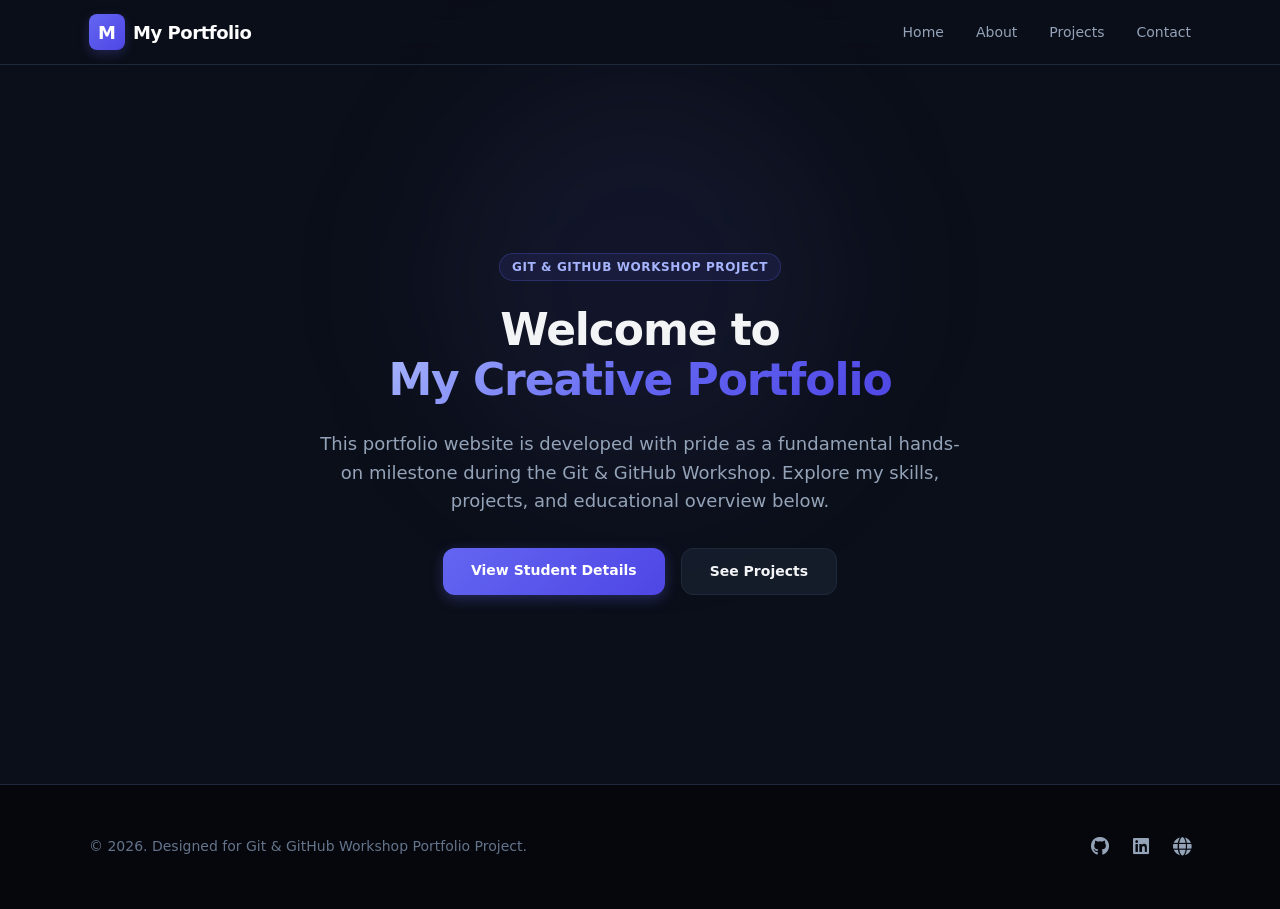
<file: index.html>
<!DOCTYPE html>
<html lang="en">
<head>
    <meta charset="UTF-8">
    <meta name="viewport" content="width=device-width, initial-scale=1.0">
    <title>Home | My Portfolio</title>
    <!-- Linking the custom CSS file -->
    <link rel="stylesheet" href="style.css">
    <!-- FontAwesome Icons for visual flair -->
    <link rel="stylesheet" href="https://cdnjs.cloudflare.com/ajax/libs/font-awesome/6.4.0/css/all.min.css">
</head>
<body>

    <!-- Header / Navigation Bar -->
    <header class="navbar">
        <div class="nav-container">
            <!-- Brand Logo -->
            <a href="index.html" class="logo-group">
                <div class="logo-box">M</div>
                <span class="logo-text">My Portfolio</span>
            </a>

            <!-- Desktop Menu -->
            <nav class="desktop-nav">
                <a href="index.html" class="nav-link active-link">Home</a>
                <a href="about.html" class="nav-link">About</a>
                <a href="projects.html" class="nav-link">Projects</a>
                <a href="contact.html" class="nav-link">Contact</a>
            </nav>

            <!-- Mobile Menu Toggle Button -->
            <button id="menu-btn" class="menu-toggle" aria-label="Toggle Menu">
                <i class="fa-solid fa-bars" id="menu-icon"></i>
            </button>
        </div>

        <!-- Mobile Drawer Navigation -->
        <div id="mobile-menu" class="mobile-nav hidden">
            <a href="index.html" class="mobile-nav-link">Home</a>
            <a href="about.html" class="mobile-nav-link">About</a>
            <a href="projects.html" class="mobile-nav-link">Projects</a>
            <a href="contact.html" class="mobile-nav-link">Contact</a>
        </div>
    </header>

    <!-- Main Content -->
    <main class="main-content">

        <!-- Hero Section (Home) -->
        <section id="home" class="hero-section">
            <div class="glow-effect"></div>
            <div class="hero-container">
                <span class="badge">Git & GitHub Workshop Project</span>
                <h1 class="hero-title">
                    Welcome to <br class="mobile-break" />
                    <span class="gradient-text">My Creative Portfolio</span>
                </h1>
                <p class="hero-desc">
                    This portfolio website is developed with pride as a fundamental hands-on milestone during the Git & GitHub Workshop. Explore my skills, projects, and educational overview below.
                </p>
                <div class="hero-actions">
                    <a href="about.html" class="btn btn-primary">View Student Details</a>
                    <a href="projects.html" class="btn btn-secondary">See Projects</a>
                </div>
            </div>
        </section>

    </main>

    <!-- Footer -->
    <footer class="footer">
        <div class="footer-container">
            <p class="copyright">&copy; 2026. Designed for Git & GitHub Workshop Portfolio Project.</p>
            <div class="social-links">
                <a href="https://github.com" target="_blank" rel="noopener noreferrer" class="social-icon" aria-label="GitHub"><i class="fa-brands fa-github"></i></a>
                <a href="https://linkedin.com" target="_blank" rel="noopener noreferrer" class="social-icon" aria-label="LinkedIn"><i class="fa-brands fa-linkedin"></i></a>
                <a href="https://google.com" target="_blank" rel="noopener noreferrer" class="social-icon" aria-label="Website"><i class="fa-solid fa-globe"></i></a>
            </div>
        </div>
    </footer>

    <!-- Interactive script logic -->
    <script>
        // Toggle Mobile Menu Open & Close
        const menuBtn = document.getElementById('menu-btn');
        const mobileMenu = document.getElementById('mobile-menu');
        const menuIcon = document.getElementById('menu-icon');

        menuBtn.addEventListener('click', () => {
            mobileMenu.classList.toggle('hidden');
            if (mobileMenu.classList.contains('hidden')) {
                menuIcon.className = 'fa-solid fa-bars';
            } else {
                menuIcon.className = 'fa-solid fa-xmark';
            }
        });
    </script>
</body>
</html>
</file>
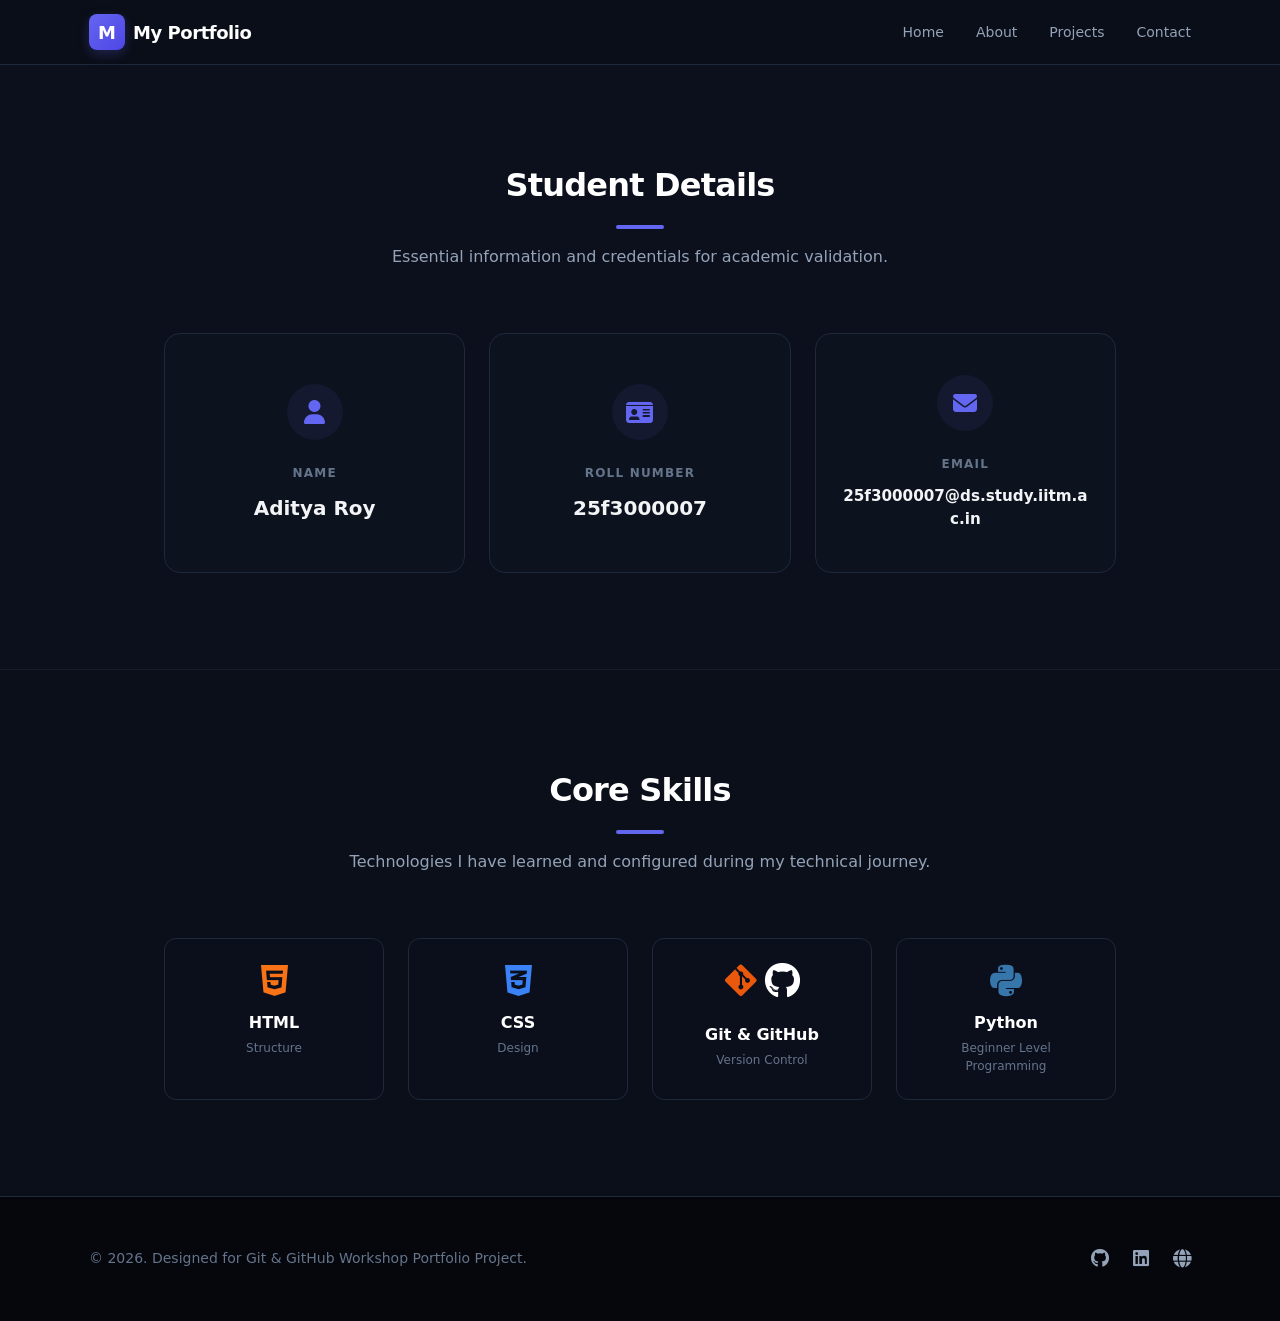
<file: about.html>
<!DOCTYPE html>
<html lang="en">
<head>
    <meta charset="UTF-8">
    <meta name="viewport" content="width=device-width, initial-scale=1.0">
    <title>About Me | My Portfolio</title>
    <!-- Linking the custom CSS file -->
    <link rel="stylesheet" href="style.css">
    <!-- FontAwesome Icons for visual flair -->
    <link rel="stylesheet" href="https://cdnjs.cloudflare.com/ajax/libs/font-awesome/6.4.0/css/all.min.css">
</head>
<body>

    <!-- Header / Navigation Bar -->
    <header class="navbar">
        <div class="nav-container">
            <!-- Brand Logo -->
            <a href="index.html" class="logo-group">
                <div class="logo-box">M</div>
                <span class="logo-text">My Portfolio</span>
            </a>

            <!-- Desktop Menu -->
            <nav class="desktop-nav">
                <a href="index.html" class="nav-link">Home</a>
                <a href="about.html" class="nav-link active-link">About</a>
                <a href="projects.html" class="nav-link">Projects</a>
                <a href="contact.html" class="nav-link">Contact</a>
            </nav>

            <!-- Mobile Menu Toggle Button -->
            <button id="menu-btn" class="menu-toggle" aria-label="Toggle Menu">
                <i class="fa-solid fa-bars" id="menu-icon"></i>
            </button>
        </div>

        <!-- Mobile Drawer Navigation -->
        <div id="mobile-menu" class="mobile-nav hidden">
            <a href="index.html" class="mobile-nav-link">Home</a>
            <a href="about.html" class="mobile-nav-link">About</a>
            <a href="projects.html" class="mobile-nav-link">Projects</a>
            <a href="contact.html" class="mobile-nav-link">Contact</a>
        </div>
    </header>

    <!-- Main Content -->
    <main class="main-content">

        <!-- Student Details Section (About) -->
        <section id="about" class="about-section">
            <div class="section-container">
                <div class="section-header">
                    <h2 class="section-title">Student Details</h2>
                    <div class="divider"></div>
                    <p class="section-desc">Essential information and credentials for academic validation.</p>
                </div>

                <div class="cards-grid">
                    <!-- Name Card -->
                    <div class="card">
                        <div class="card-icon">
                            <i class="fa-solid fa-user"></i>
                        </div>
                        <h3 class="card-label">Name</h3>
                        <p class="card-value">Aditya Roy</p>
                    </div>

                    <!-- Roll Number Card -->
                    <div class="card">
                        <div class="card-icon">
                            <i class="fa-solid fa-id-card"></i>
                        </div>
                        <h3 class="card-label">Roll Number</h3>
                        <p class="card-value">25f3000007</p>
                    </div>

                    <!-- Email Card -->
                    <div class="card">
                        <div class="card-icon">
                            <i class="fa-solid fa-envelope"></i>
                        </div>
                        <h3 class="card-label">Email</h3>
                        <p class="card-value email-value">25f3000007@ds.study.iitm.ac.in</p>
                    </div>
                </div>
            </div>
        </section>

        <!-- Skills Section -->
        <section id="skills" class="skills-section" style="border-top: 1px solid rgba(30, 41, 59, 0.5); background-color: rgba(13, 19, 33, 0.2);">
            <div class="section-container">
                <div class="section-header">
                    <h2 class="section-title">Core Skills</h2>
                    <div class="divider"></div>
                    <p class="section-desc">Technologies I have learned and configured during my technical journey.</p>
                </div>

                <div class="skills-grid">
                    <div class="skill-pill">
                        <i class="fa-brands fa-html5 skill-icon HTML"></i>
                        <h4 class="skill-name">HTML</h4>
                        <span class="skill-tag">Structure</span>
                    </div>
                    <div class="skill-pill">
                        <i class="fa-brands fa-css3-alt skill-icon CSS"></i>
                        <h4 class="skill-name">CSS</h4>
                        <span class="skill-tag">Design</span>
                    </div>
                    <div class="skill-pill">
                        <div class="git-icons-group">
                            <i class="fa-brands fa-git-alt skill-icon Git"></i>
                            <i class="fa-brands fa-github skill-icon GitHub"></i>
                        </div>
                        <h4 class="skill-name">Git & GitHub</h4>
                        <span class="skill-tag">Version Control</span>
                    </div>
                    <div class="skill-pill">
                        <i class="fa-brands fa-python skill-icon Python"></i>
                        <h4 class="skill-name">Python</h4>
                        <span class="skill-tag">Beginner Level Programming</span>
                    </div>
                </div>
            </div>
        </section>

    </main>

    <!-- Footer -->
    <footer class="footer">
        <div class="footer-container">
            <p class="copyright">&copy; 2026. Designed for Git & GitHub Workshop Portfolio Project.</p>
            <div class="social-links">
                <a href="https://github.com" target="_blank" rel="noopener noreferrer" class="social-icon" aria-label="GitHub"><i class="fa-brands fa-github"></i></a>
                <a href="https://linkedin.com" target="_blank" rel="noopener noreferrer" class="social-icon" aria-label="LinkedIn"><i class="fa-brands fa-linkedin"></i></a>
                <a href="https://google.com" target="_blank" rel="noopener noreferrer" class="social-icon" aria-label="Website"><i class="fa-solid fa-globe"></i></a>
            </div>
        </div>
    </footer>

    <!-- Interactive script logic -->
    <script>
        // Toggle Mobile Menu Open & Close
        const menuBtn = document.getElementById('menu-btn');
        const mobileMenu = document.getElementById('mobile-menu');
        const menuIcon = document.getElementById('menu-icon');

        menuBtn.addEventListener('click', () => {
            mobileMenu.classList.toggle('hidden');
            if (mobileMenu.classList.contains('hidden')) {
                menuIcon.className = 'fa-solid fa-bars';
            } else {
                menuIcon.className = 'fa-solid fa-xmark';
            }
        });
    </script>
</body>
</html>
</file>
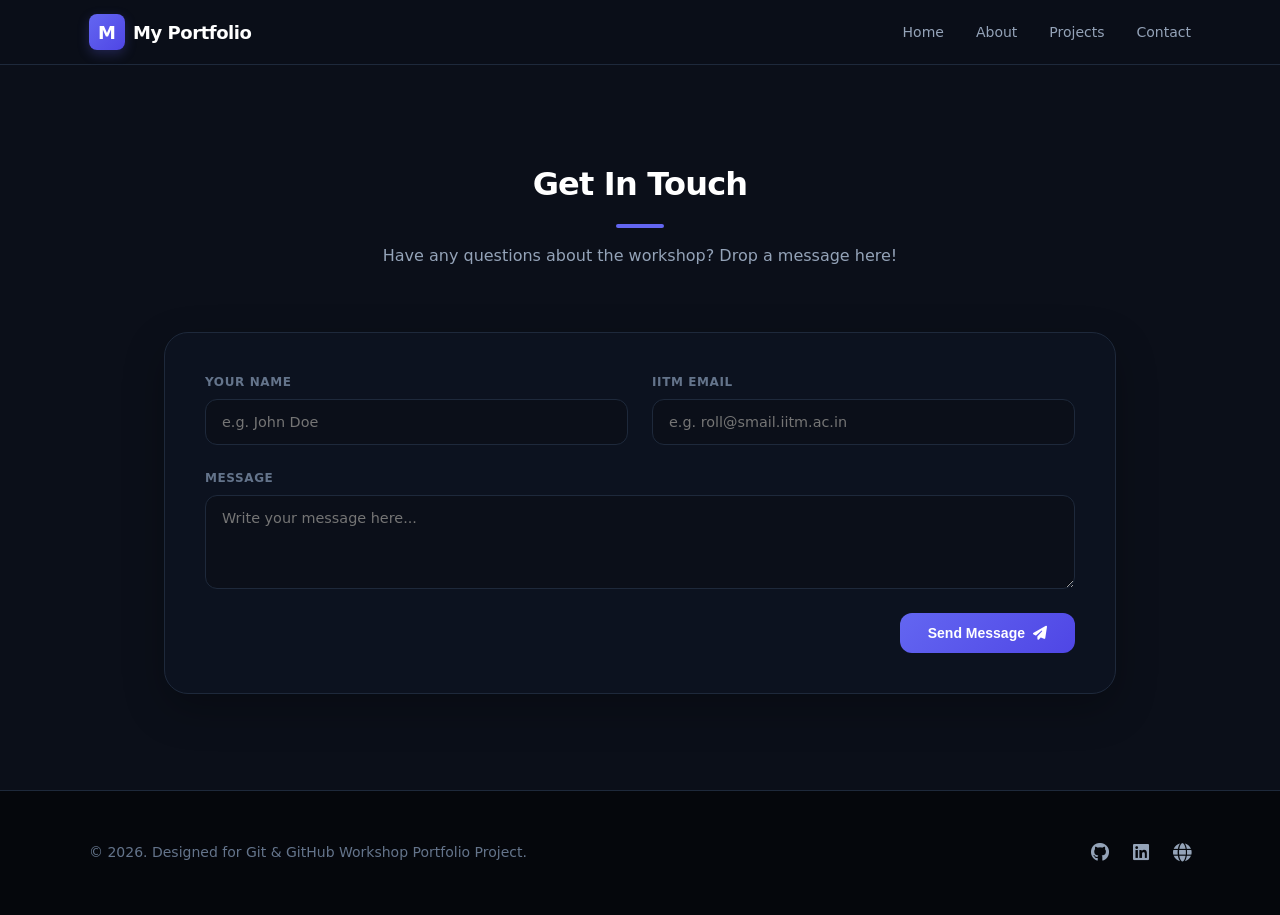
<file: contack.html>
<!DOCTYPE html>
<html lang="en">
<head>
    <meta charset="UTF-8">
    <meta name="viewport" content="width=device-width, initial-scale=1.0">
    <title>Contact Me | My Portfolio</title>
    <!-- Linking the custom CSS file -->
    <link rel="stylesheet" href="style.css">
    <!-- FontAwesome Icons for visual flair -->
    <link rel="stylesheet" href="https://cdnjs.cloudflare.com/ajax/libs/font-awesome/6.4.0/css/all.min.css">
</head>
<body>

    <!-- Header / Navigation Bar -->
    <header class="navbar">
        <div class="nav-container">
            <!-- Brand Logo -->
            <a href="index.html" class="logo-group">
                <div class="logo-box">M</div>
                <span class="logo-text">My Portfolio</span>
            </a>

            <!-- Desktop Menu -->
            <nav class="desktop-nav">
                <a href="index.html" class="nav-link">Home</a>
                <a href="about.html" class="nav-link">About</a>
                <a href="projects.html" class="nav-link">Projects</a>
                <a href="contact.html" class="nav-link active-link">Contact</a>
            </nav>

            <!-- Mobile Menu Toggle Button -->
            <button id="menu-btn" class="menu-toggle" aria-label="Toggle Menu">
                <i class="fa-solid fa-bars" id="menu-icon"></i>
            </button>
        </div>

        <!-- Mobile Drawer Navigation -->
        <div id="mobile-menu" class="mobile-nav hidden">
            <a href="index.html" class="mobile-nav-link">Home</a>
            <a href="about.html" class="mobile-nav-link">About</a>
            <a href="projects.html" class="mobile-nav-link">Projects</a>
            <a href="contact.html" class="mobile-nav-link">Contact</a>
        </div>
    </header>

    <!-- Main Content -->
    <main class="main-content">

        <!-- Contact Section -->
        <section id="contact" class="contact-section">
            <div class="section-container">
                <div class="section-header">
                    <h2 class="section-title">Get In Touch</h2>
                    <div class="divider"></div>
                    <p class="section-desc">Have any questions about the workshop? Drop a message here!</p>
                </div>

                <div class="contact-card">
                    <!-- Custom Alerts for Submission -->
                    <div id="alert-box" class="alert hidden"></div>

                    <form id="contact-form" onsubmit="handleContactSubmit(event)" class="contact-form">
                        <div class="form-row">
                            <div class="form-group">
                                <label for="form-name" class="form-label">Your Name</label>
                                <input type="text" id="form-name" required class="form-input" placeholder="e.g. John Doe">
                            </div>
                            <div class="form-group">
                                <label for="form-email" class="form-label">IITM Email</label>
                                <input type="email" id="form-email" required class="form-input" placeholder="e.g. roll@smail.iitm.ac.in">
                            </div>
                        </div>
                        <div class="form-group">
                            <label for="form-msg" class="form-label">Message</label>
                            <textarea id="form-msg" rows="4" required class="form-textarea" placeholder="Write your message here..."></textarea>
                        </div>
                        <div class="form-actions">
                            <button type="submit" class="btn btn-submit">
                                Send Message <i class="fa-solid fa-paper-plane"></i>
                            </button>
                        </div>
                    </form>
                </div>
            </div>
        </section>

    </main>

    <!-- Footer -->
    <footer class="footer">
        <div class="footer-container">
            <p class="copyright">&copy; 2026. Designed for Git & GitHub Workshop Portfolio Project.</p>
            <div class="social-links">
                <a href="https://github.com" target="_blank" rel="noopener noreferrer" class="social-icon" aria-label="GitHub"><i class="fa-brands fa-github"></i></a>
                <a href="https://linkedin.com" target="_blank" rel="noopener noreferrer" class="social-icon" aria-label="LinkedIn"><i class="fa-brands fa-linkedin"></i></a>
                <a href="https://google.com" target="_blank" rel="noopener noreferrer" class="social-icon" aria-label="Website"><i class="fa-solid fa-globe"></i></a>
            </div>
        </div>
    </footer>

    <!-- Interactive script logic -->
    <script>
        // Toggle Mobile Menu Open & Close
        const menuBtn = document.getElementById('menu-btn');
        const mobileMenu = document.getElementById('mobile-menu');
        const menuIcon = document.getElementById('menu-icon');

        menuBtn.addEventListener('click', () => {
            mobileMenu.classList.toggle('hidden');
            if (mobileMenu.classList.contains('hidden')) {
                menuIcon.className = 'fa-solid fa-bars';
            } else {
                menuIcon.className = 'fa-solid fa-xmark';
            }
        });

        // Safe mock Form submission
        function handleContactSubmit(event) {
            event.preventDefault();
            const alertBox = document.getElementById('alert-box');
            const name = document.getElementById('form-name').value;

            // Make custom notification box visible
            alertBox.classList.remove('hidden');
            alertBox.innerHTML = `🌟 Thank you, <strong>${name}</strong>! Your message was submitted successfully.`;
            
            // Auto reset form fields
            document.getElementById('contact-form').reset();

            // Clear after 6 seconds
            setTimeout(() => {
                alertBox.classList.add('hidden');
            }, 6000);
        }
    </script>
</body>
</html>
</file>
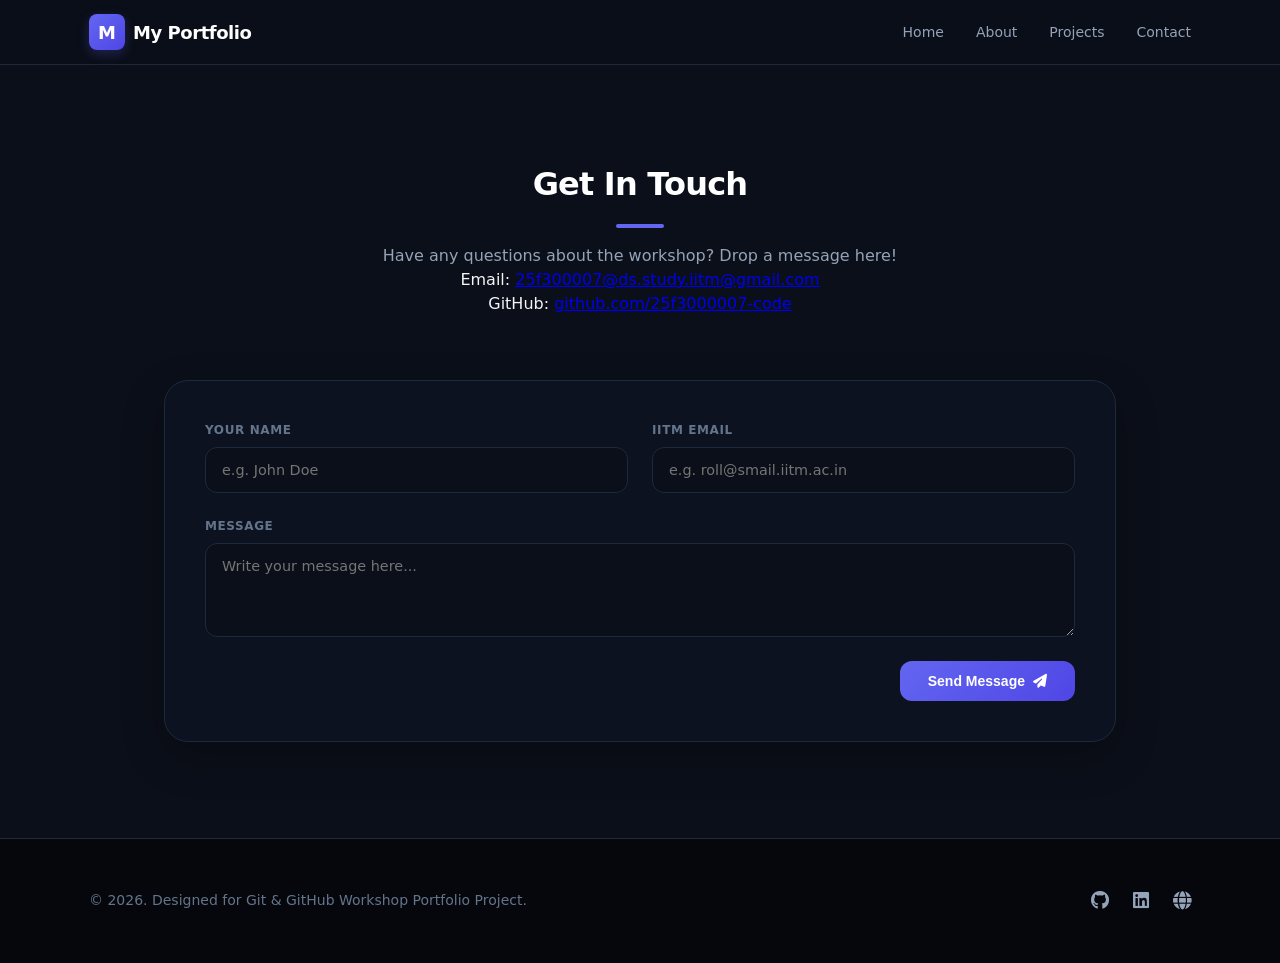
<file: contact.html>
<!DOCTYPE html>
<html lang="en">
<head>
    <meta charset="UTF-8">
    <meta name="viewport" content="width=device-width, initial-scale=1.0">
    <title>Contact Me | My Portfolio</title>
    <!-- Linking the custom CSS file -->
    <link rel="stylesheet" href="style.css">
    <!-- FontAwesome Icons for visual flair -->
    <link rel="stylesheet" href="https://cdnjs.cloudflare.com/ajax/libs/font-awesome/6.4.0/css/all.min.css">
</head>
<body>

    <!-- Header / Navigation Bar -->
    <header class="navbar">
        <div class="nav-container">
            <!-- Brand Logo -->
            <a href="index.html" class="logo-group">
                <div class="logo-box">M</div>
                <span class="logo-text">My Portfolio</span>
            </a>

            <!-- Desktop Menu -->
            <nav class="desktop-nav">
                <a href="index.html" class="nav-link">Home</a>
                <a href="about.html" class="nav-link">About</a>
                <a href="projects.html" class="nav-link">Projects</a>
                <a href="contact.html" class="nav-link active-link">Contact</a>
            </nav>

            <!-- Mobile Menu Toggle Button -->
            <button id="menu-btn" class="menu-toggle" aria-label="Toggle Menu">
                <i class="fa-solid fa-bars" id="menu-icon"></i>
            </button>
        </div>

        <!-- Mobile Drawer Navigation -->
        <div id="mobile-menu" class="mobile-nav hidden">
            <a href="index.html" class="mobile-nav-link">Home</a>
            <a href="about.html" class="mobile-nav-link">About</a>
            <a href="projects.html" class="mobile-nav-link">Projects</a>
            <a href="contact.html" class="mobile-nav-link">Contact</a>
        </div>
    </header>

    <!-- Main Content -->
    <main class="main-content">

        <!-- Contact Section -->
        <section id="contact" class="contact-section">
            <div class="section-container">
                <div class="section-header">
                    <h2 class="section-title">Get In Touch</h2>
                    <div class="divider"></div>
                    <p class="section-desc">Have any questions about the workshop? Drop a message here!</p>
                    <div class="contact-info">
                        <p>Email: <a href="mailto:25f300007@ds.study.iitm@gmail.com">25f300007@ds.study.iitm@gmail.com</a></p>
                        <p>GitHub: <a href="https://github.com/25f3000007-code" target="_blank" rel="noopener noreferrer">github.com/25f3000007-code</a></p>
                    </div>
                </div>

                <div class="contact-card">
                    <!-- Custom Alerts for Submission -->
                    <div id="alert-box" class="alert hidden"></div>

                    <form id="contact-form" onsubmit="handleContactSubmit(event)" class="contact-form">
                        <div class="form-row">
                            <div class="form-group">
                                <label for="form-name" class="form-label">Your Name</label>
                                <input type="text" id="form-name" required class="form-input" placeholder="e.g. John Doe">
                            </div>
                            <div class="form-group">
                                <label for="form-email" class="form-label">IITM Email</label>
                                <input type="email" id="form-email" required class="form-input" placeholder="e.g. roll@smail.iitm.ac.in">
                            </div>
                        </div>
                        <div class="form-group">
                            <label for="form-msg" class="form-label">Message</label>
                            <textarea id="form-msg" rows="4" required class="form-textarea" placeholder="Write your message here..."></textarea>
                        </div>
                        <div class="form-actions">
                            <button type="submit" class="btn btn-submit">
                                Send Message <i class="fa-solid fa-paper-plane"></i>
                            </button>
                        </div>
                    </form>
                </div>
            </div>
        </section>

    </main>

    <!-- Footer -->
    <footer class="footer">
        <div class="footer-container">
            <p class="copyright">&copy; 2026. Designed for Git & GitHub Workshop Portfolio Project.</p>
            <div class="social-links">
                <a href="https://github.com/25f3000007-code" target="_blank" rel="noopener noreferrer" class="social-icon" aria-label="GitHub"><i class="fa-brands fa-github"></i></a>
                <a href="https://linkedin.com" target="_blank" rel="noopener noreferrer" class="social-icon" aria-label="LinkedIn"><i class="fa-brands fa-linkedin"></i></a>
                <a href="https://google.com" target="_blank" rel="noopener noreferrer" class="social-icon" aria-label="Website"><i class="fa-solid fa-globe"></i></a>
            </div>
        </div>
    </footer>

    <!-- Interactive script logic -->
    <script>
        // Toggle Mobile Menu Open & Close
        const menuBtn = document.getElementById('menu-btn');
        const mobileMenu = document.getElementById('mobile-menu');
        const menuIcon = document.getElementById('menu-icon');

        menuBtn.addEventListener('click', () => {
            mobileMenu.classList.toggle('hidden');
            if (mobileMenu.classList.contains('hidden')) {
                menuIcon.className = 'fa-solid fa-bars';
            } else {
                menuIcon.className = 'fa-solid fa-xmark';
            }
        });

        // Safe mock Form submission
        function handleContactSubmit(event) {
            event.preventDefault();
            const alertBox = document.getElementById('alert-box');
            const name = document.getElementById('form-name').value;

            // Make custom notification box visible
            alertBox.classList.remove('hidden');
            alertBox.innerHTML = `🌟 Thank you, <strong>${name}</strong>! Your message was submitted successfully.`;
            
            // Auto reset form fields
            document.getElementById('contact-form').reset();

            // Clear after 6 seconds
            setTimeout(() => {
                alertBox.classList.add('hidden');
            }, 6000);
        }
    </script>
</body>
</html>
</file>
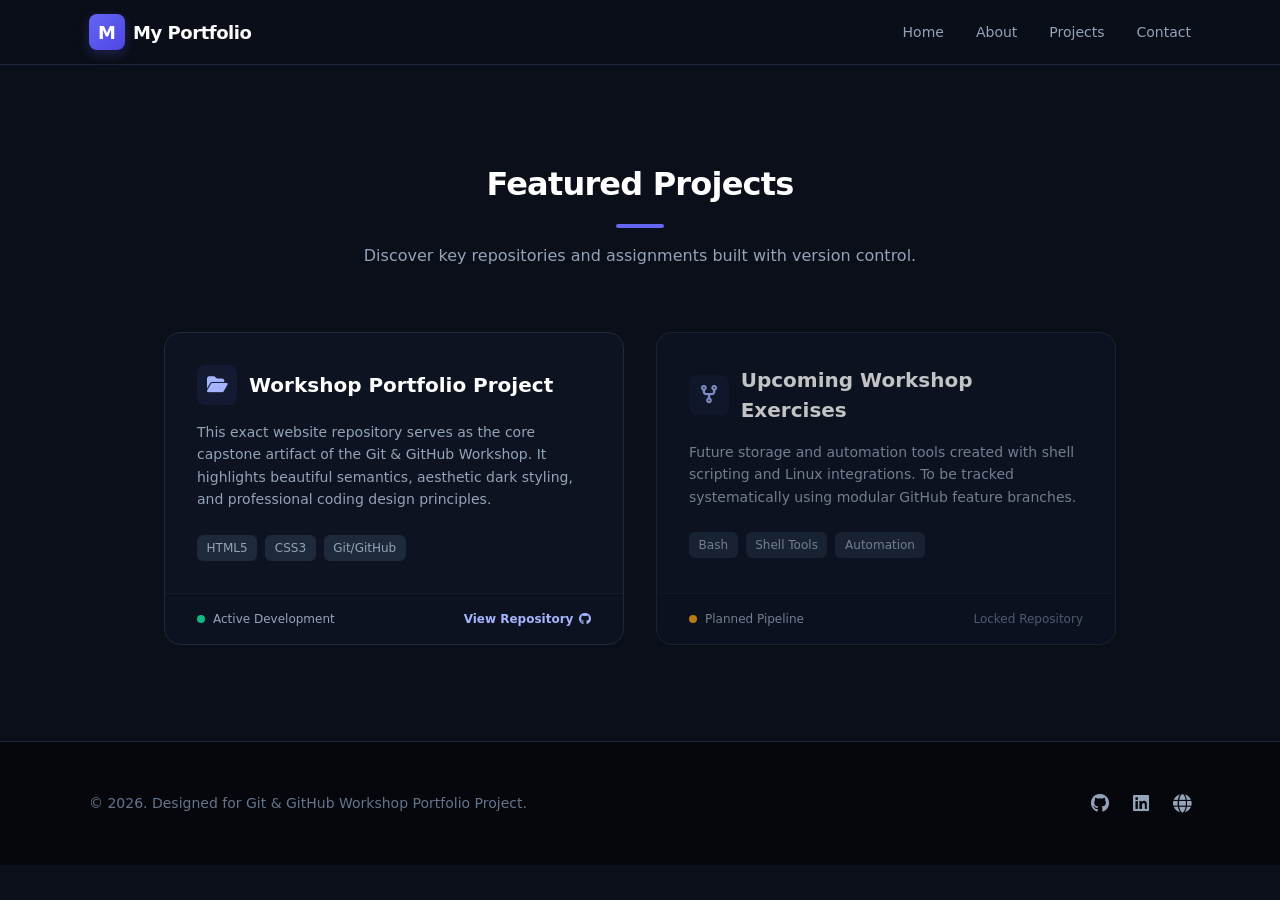
<file: projects.html>
<!DOCTYPE html>
<html lang="en">
<head>
    <meta charset="UTF-8">
    <meta name="viewport" content="width=device-width, initial-scale=1.0">
    <title>My Projects | My Portfolio</title>
    <!-- Linking the custom CSS file -->
    <link rel="stylesheet" href="style.css">
    <!-- FontAwesome Icons for visual flair -->
    <link rel="stylesheet" href="https://cdnjs.cloudflare.com/ajax/libs/font-awesome/6.4.0/css/all.min.css">
</head>
<body>

    <!-- Header / Navigation Bar -->
    <header class="navbar">
        <div class="nav-container">
            <!-- Brand Logo -->
            <a href="index.html" class="logo-group">
                <div class="logo-box">M</div>
                <span class="logo-text">My Portfolio</span>
            </a>

            <!-- Desktop Menu -->
            <nav class="desktop-nav">
                <a href="index.html" class="nav-link">Home</a>
                <a href="about.html" class="nav-link">About</a>
                <a href="projects.html" class="nav-link active-link">Projects</a>
                <a href="contact.html" class="nav-link">Contact</a>
            </nav>

            <!-- Mobile Menu Toggle Button -->
            <button id="menu-btn" class="menu-toggle" aria-label="Toggle Menu">
                <i class="fa-solid fa-bars" id="menu-icon"></i>
            </button>
        </div>

        <!-- Mobile Drawer Navigation -->
        <div id="mobile-menu" class="mobile-nav hidden">
            <a href="index.html" class="mobile-nav-link">Home</a>
            <a href="about.html" class="mobile-nav-link">About</a>
            <a href="projects.html" class="mobile-nav-link">Projects</a>
            <a href="contact.html" class="mobile-nav-link">Contact</a>
        </div>
    </header>

    <!-- Main Content -->
    <main class="main-content">

        <!-- Projects Section -->
        <section id="projects" class="projects-section" style="border-top: none; background: none;">
            <div class="section-container">
                <div class="section-header">
                    <h2 class="section-title">Featured Projects</h2>
                    <div class="divider"></div>
                    <p class="section-desc">Discover key repositories and assignments built with version control.</p>
                </div>

                <div class="projects-grid">
                    <!-- Project Card -->
                    <div class="project-card">
                        <div class="project-body">
                            <div class="project-title-area">
                                <span class="project-icon">
                                    <i class="fa-solid fa-folder-open"></i>
                                </span>
                                <h3 class="project-title">Workshop Portfolio Project</h3>
                            </div>
                            <p class="project-desc">
                                This exact website repository serves as the core capstone artifact of the Git & GitHub Workshop. It highlights beautiful semantics, aesthetic dark styling, and professional coding design principles.
                            </p>
                            <div class="tags-group">
                                <span class="tag">HTML5</span>
                                <span class="tag">CSS3</span>
                                <span class="tag">Git/GitHub</span>
                            </div>
                        </div>
                        <div class="project-footer">
                            <span class="status-indicator">
                                <span class="dot active"></span> Active Development
                            </span>
                            <a href="https://github.com" target="_blank" rel="noopener noreferrer" class="repo-link">
                                View Repository <i class="fa-brands fa-github"></i>
                            </a>
                        </div>
                    </div>

                    <!-- Mock Future Project Card -->
                    <div class="project-card planned">
                        <div class="project-body">
                            <div class="project-title-area">
                                <span class="project-icon">
                                    <i class="fa-solid fa-code-fork"></i>
                                </span>
                                <h3 class="project-title">Upcoming Workshop Exercises</h3>
                            </div>
                            <p class="project-desc">
                                Future storage and automation tools created with shell scripting and Linux integrations. To be tracked systematically using modular GitHub feature branches.
                            </p>
                            <div class="tags-group">
                                <span class="tag">Bash</span>
                                <span class="tag">Shell Tools</span>
                                <span class="tag">Automation</span>
                            </div>
                        </div>
                        <div class="project-footer">
                            <span class="status-indicator">
                                <span class="dot planned-dot"></span> Planned Pipeline
                            </span>
                            <span class="repo-status">Locked Repository</span>
                        </div>
                    </div>
                </div>
            </div>
        </section>

    </main>

    <!-- Footer -->
    <footer class="footer">
        <div class="footer-container">
            <p class="copyright">&copy; 2026. Designed for Git & GitHub Workshop Portfolio Project.</p>
            <div class="social-links">
                <a href="https://github.com" target="_blank" rel="noopener noreferrer" class="social-icon" aria-label="GitHub"><i class="fa-brands fa-github"></i></a>
                <a href="https://linkedin.com" target="_blank" rel="noopener noreferrer" class="social-icon" aria-label="LinkedIn"><i class="fa-brands fa-linkedin"></i></a>
                <a href="https://google.com" target="_blank" rel="noopener noreferrer" class="social-icon" aria-label="Website"><i class="fa-solid fa-globe"></i></a>
            </div>
        </div>
    </footer>

    <!-- Interactive script logic -->
    <script>
        // Toggle Mobile Menu Open & Close
        const menuBtn = document.getElementById('menu-btn');
        const mobileMenu = document.getElementById('mobile-menu');
        const menuIcon = document.getElementById('menu-icon');

        menuBtn.addEventListener('click', () => {
            mobileMenu.classList.toggle('hidden');
            if (mobileMenu.classList.contains('hidden')) {
                menuIcon.className = 'fa-solid fa-bars';
            } else {
                menuIcon.className = 'fa-solid fa-xmark';
            }
        });
    </script>
</body>
</html>
</file>
<file: style.css>
/* --- Root Variables & Base Styling --- */
:root {
    --bg-dark: #0b0f19;
    --bg-card: #0d1321;
    --border-color: #1e293b;
    --text-primary: #f3f4f6;
    --text-secondary: #94a3b8;
    --text-muted: #64748b;
    --brand-primary: #6366f1;
    --brand-dark: #4f46e5;
    --brand-glow: rgba(99, 102, 241, 0.15);
}

* {
    box-sizing: border-box;
    margin: 0;
    padding: 0;
}

html {
    scroll-behavior: smooth;
}

body {
    font-family: 'Inter', system-ui, -apple-system, sans-serif;
    background-color: var(--bg-dark);
    color: var(--text-primary);
    min-width: 100vh;
    display: flex;
    flex-direction: column;
    justify-content: space-between;
    overflow-x: hidden;
    line-height: 1.5;
}

/* --- Layout Utility Classes --- */
.hidden {
    display: none !important;
}

/* --- Header / Navigation Bar Styling --- */
.navbar {
    position: fixed;
    top: 0;
    left: 0;
    right: 0;
    z-index: 50;
    background-color: rgba(11, 15, 25, 0.85);
    backdrop-filter: blur(12px);
    -webkit-backdrop-filter: blur(12px);
    border-bottom: 1px solid var(--border-color);
}

.nav-container {
    max-width: 1150px;
    margin: 0 auto;
    padding: 0 1.5rem;
    height: 4rem;
    display: flex;
    align-items: center;
    justify-content: space-between;
}

.logo-group {
    display: flex;
    align-items: center;
    gap: 0.5rem;
    text-decoration: none;
    transition: transform 0.2s;
}

.logo-group:hover {
    transform: scale(1.02);
}

.logo-box {
    height: 2.25rem;
    width: 2.25rem;
    border-radius: 0.5rem;
    background: linear-gradient(135deg, var(--brand-primary), var(--brand-dark));
    display: flex;
    align-items: center;
    justify-content: center;
    color: #ffffff;
    font-weight: 700;
    font-size: 1.125rem;
    box-shadow: 0 4px 12px rgba(99, 102, 241, 0.25);
}

.logo-text {
    font-size: 1.125rem;
    font-weight: 700;
    color: #ffffff;
    letter-spacing: -0.025em;
}

.desktop-nav {
    display: flex;
    gap: 2rem;
}

.nav-link {
    text-decoration: none;
    font-size: 0.875rem;
    font-weight: 500;
    color: var(--text-secondary);
    transition: color 0.2s;
}

.nav-link:hover {
    color: #ffffff;
}

.menu-toggle {
    display: none;
    background: none;
    border: none;
    color: var(--text-secondary);
    font-size: 1.25rem;
    cursor: pointer;
    padding: 0.5rem;
    border-radius: 0.375rem;
    transition: background-color 0.2s, color 0.2s;
}

.menu-toggle:hover {
    background-color: var(--border-color);
    color: #ffffff;
}

/* Mobile Nav Dropdown */
.mobile-nav {
    background-color: #0d1321;
    border-bottom: 1px solid var(--border-color);
    padding: 1rem 1.5rem;
    display: flex;
    flex-direction: column;
    gap: 0.75rem;
}

.mobile-nav-link {
    text-decoration: none;
    font-size: 0.95rem;
    font-weight: 500;
    color: var(--text-secondary);
    padding: 0.5rem 0.75rem;
    border-radius: 0.5rem;
    transition: background-color 0.2s, color 0.2s;
}

.mobile-nav-link:hover {
    background-color: var(--border-color);
    color: #ffffff;
}

/* --- Main Sections Setup --- */
.main-content {
    flex-grow: 1;
    padding-top: 4rem;
}

.section-container {
    max-width: 1000px;
    margin: 0 auto;
    padding: 0 1.5rem;
}

.section-header {
    text-align: center;
    max-width: 600px;
    margin: 0 auto 4rem auto;
}

.section-title {
    font-size: 2rem;
    font-weight: 700;
    letter-spacing: -0.025em;
    color: #ffffff;
    margin-bottom: 1rem;
}

.divider {
    height: 4px;
    width: 3rem;
    background-color: var(--brand-primary);
    border-radius: 2px;
    margin: 0 auto;
}

.section-desc {
    margin-top: 1rem;
    color: var(--text-secondary);
    font-size: 1rem;
}

/* --- Hero Section (Home) --- */
.hero-section {
    position: relative;
    min-height: 80vh;
    display: flex;
    align-items: center;
    justify-content: center;
    padding: 3rem 1.5rem;
}

.glow-effect {
    position: absolute;
    top: 30%;
    left: 50%;
    transform: translate(-50%, -50%);
    width: 400px;
    height: 400px;
    background-color: rgba(99, 102, 241, 0.08);
    border-radius: 50%;
    filter: blur(80px);
    pointer-events: none;
}

.hero-container {
    max-width: 800px;
    text-align: center;
    z-index: 10;
}

.badge {
    display: inline-block;
    padding: 0.25rem 0.75rem;
    border-radius: 9999px;
    font-size: 0.75rem;
    font-weight: 600;
    background-color: rgba(99, 102, 241, 0.1);
    color: #a5b4fc;
    border: 1px solid rgba(99, 102, 241, 0.25);
    margin-bottom: 1.5rem;
    text-transform: uppercase;
    letter-spacing: 0.05em;
}

.hero-title {
    font-size: 2.75rem;
    font-weight: 800;
    line-height: 1.15;
    letter-spacing: -0.025em;
    margin-bottom: 1.5rem;
}

.gradient-text {
    background: linear-gradient(135deg, #a5b4fc 0%, #6366f1 50%, #4f46e5 100%);
    background-clip: text;
    -webkit-background-clip: text;
    -webkit-text-fill-color: transparent;
}

.hero-desc {
    font-size: 1.125rem;
    color: var(--text-secondary);
    max-width: 650px;
    margin: 0 auto 2rem auto;
    line-height: 1.6;
}

.hero-actions {
    display: flex;
    justify-content: center;
    gap: 1rem;
}

/* --- Buttons --- */
.btn {
    display: inline-block;
    padding: 0.75rem 1.75rem;
    border-radius: 0.75rem;
    font-size: 0.875rem;
    font-weight: 600;
    text-decoration: none;
    cursor: pointer;
    transition: all 0.25s ease;
}

.btn-primary {
    background: linear-gradient(135deg, var(--brand-primary), var(--brand-dark));
    color: #ffffff;
    box-shadow: 0 4px 14px rgba(99, 102, 241, 0.3);
}

.btn-primary:hover {
    transform: translateY(-2px);
    box-shadow: 0 6px 20px rgba(99, 102, 241, 0.4);
}

.btn-secondary {
    background-color: rgba(30, 41, 59, 0.5);
    border: 1px solid var(--border-color);
    color: var(--text-primary);
}

.btn-secondary:hover {
    background-color: rgba(30, 41, 59, 0.8);
    border-color: var(--text-muted);
}

/* --- Student Details (About Cards) --- */
.about-section {
    padding: 6rem 0;
    background-color: rgba(13, 19, 33, 0.4);
    border-top: 1px solid rgba(30, 41, 59, 0.5);
}

.cards-grid {
    display: grid;
    grid-template-columns: repeat(3, 1fr);
    gap: 1.5rem;
}

.card {
    background-color: rgba(13, 19, 33, 0.7);
    border: 1px solid var(--border-color);
    border-radius: 1rem;
    padding: 2rem 1.5rem;
    text-align: center;
    transition: transform 0.3s, border-color 0.3s;
    display: flex;
    flex-direction: column;
    justify-content: center;
    align-items: center;
    min-height: 240px;
}

.card:hover {
    transform: translateY(-4px);
    border-color: var(--brand-primary);
}

.card-icon {
    height: 3.5rem;
    width: 3.5rem;
    border-radius: 50%;
    background-color: rgba(99, 102, 241, 0.08);
    color: var(--brand-primary);
    display: flex;
    align-items: center;
    justify-content: center;
    font-size: 1.5rem;
    margin: 0 auto 1.5rem auto;
    transition: background-color 0.3s, color 0.3s;
}

.card:hover .card-icon {
    background-color: var(--brand-primary);
    color: #ffffff;
}

.card-label {
    font-size: 0.75rem;
    font-weight: 600;
    color: var(--text-muted);
    text-transform: uppercase;
    letter-spacing: 0.1em;
    margin-bottom: 0.75rem;
}

.card-value {
    font-size: 1.25rem;
    font-weight: 700;
    color: var(--text-primary);
    line-height: 1.4;
}

.email-value {
    font-size: 0.95rem;
    word-break: break-word;
    line-height: 1.5;
}

/* --- Skills Section --- */
.skills-section {
    padding: 6rem 0;
}

.skills-grid {
    display: grid;
    grid-template-columns: repeat(4, 1fr);
    gap: 1.5rem;
}

.skill-pill {
    background-color: rgba(13, 19, 33, 0.3);
    border: 1px solid var(--border-color);
    border-radius: 0.75rem;
    padding: 1.5rem;
    display: flex;
    flex-direction: column;
    align-items: center;
    text-align: center;
    transition: background-color 0.3s, border-color 0.3s;
}

.skill-pill:hover {
    background-color: rgba(13, 19, 33, 0.7);
    border-color: var(--text-muted);
}

.skill-icon {
    font-size: 2.25rem;
    margin-bottom: 0.75rem;
}

.git-icons-group {
    display: flex;
    gap: 0.5rem;
    margin-bottom: 0.75rem;
}

.HTML { color: #f97316; }
.CSS { color: #3b82f6; }
.Git { color: #ea580c; }
.GitHub { color: #ffffff; }
.Python { color: #3776ab; }

.skill-name {
    font-size: 1rem;
    font-weight: 600;
    color: #ffffff;
}

.skill-tag {
    font-size: 0.75rem;
    color: var(--text-muted);
    margin-top: 0.25rem;
}

/* --- Projects Section --- */
.projects-section {
    padding: 6rem 0;
    background-color: rgba(13, 19, 33, 0.4);
    border-top: 1px solid rgba(30, 41, 59, 0.5);
}

.projects-grid {
    display: grid;
    grid-template-columns: repeat(2, 1fr);
    gap: 2rem;
}

.project-card {
    background-color: var(--bg-card);
    border: 1px solid var(--border-color);
    border-radius: 1rem;
    display: flex;
    flex-direction: column;
    justify-content: space-between;
    overflow: hidden;
    transition: transform 0.3s, border-color 0.3s, box-shadow 0.3s;
}

.project-card:hover {
    border-color: rgba(99, 102, 241, 0.4);
    box-shadow: 0 10px 30px rgba(99, 102, 241, 0.05);
}

.project-body {
    padding: 2rem;
}

.project-title-area {
    display: flex;
    align-items: center;
    gap: 0.75rem;
    margin-bottom: 1rem;
}

.project-icon {
    height: 2.5rem;
    width: 2.5rem;
    border-radius: 0.5rem;
    background-color: rgba(99, 102, 241, 0.08);
    color: #a5b4fc;
    display: flex;
    align-items: center;
    justify-content: center;
    font-size: 1.15rem;
}

.project-title {
    font-size: 1.25rem;
    font-weight: 700;
    color: #ffffff;
    transition: color 0.2s;
}

.project-card:hover .project-title {
    color: var(--brand-primary);
}

.project-desc {
    font-size: 0.875rem;
    color: var(--text-secondary);
    line-height: 1.6;
    margin-bottom: 1.5rem;
}

.tags-group {
    display: flex;
    flex-wrap: wrap;
    gap: 0.5rem;
}

.tag {
    font-size: 0.75rem;
    background-color: #1e293b;
    color: var(--text-secondary);
    padding: 0.25rem 0.6rem;
    border-radius: 0.375rem;
}

.project-footer {
    border-top: 1px solid rgba(30, 41, 59, 0.4);
    padding: 1rem 2rem;
    background-color: rgba(13, 19, 33, 0.2);
    display: flex;
    align-items: center;
    justify-content: space-between;
}

.status-indicator {
    font-size: 0.75rem;
    color: var(--text-secondary);
    display: flex;
    align-items: center;
    gap: 0.5rem;
}

.dot {
    height: 0.5rem;
    width: 0.5rem;
    border-radius: 50%;
}

.dot.active { background-color: #10b981; }
.dot.planned-dot { background-color: #f59e0b; }

.repo-link {
    font-size: 0.75rem;
    font-weight: 600;
    color: #a5b4fc;
    text-decoration: none;
    display: flex;
    align-items: center;
    gap: 0.35rem;
    transition: color 0.2s;
}

.repo-link:hover {
    color: #ffffff;
}

.repo-status {
    font-size: 0.75rem;
    color: var(--text-muted);
}

.planned {
    opacity: 0.75;
}

.planned:hover {
    opacity: 1;
}

/* --- Contact Form Styling --- */
.contact-section {
    padding: 6rem 0;
}

.contact-card {
    background-color: rgba(13, 19, 33, 0.8);
    border: 1px solid var(--border-color);
    padding: 2.5rem;
    border-radius: 1.5rem;
    box-shadow: 0 15px 40px rgba(0, 0, 0, 0.25);
}

.alert {
    padding: 1rem 1.25rem;
    border-radius: 0.75rem;
    font-size: 0.875rem;
    font-weight: 500;
    margin-bottom: 1.5rem;
    background-color: rgba(16, 185, 129, 0.08);
    color: #34d399;
    border: 1px solid rgba(16, 185, 129, 0.15);
}

.contact-form {
    display: flex;
    flex-direction: column;
    gap: 1.5rem;
}

.form-row {
    display: grid;
    grid-template-columns: repeat(2, 1fr);
    gap: 1.5rem;
}

.form-group {
    display: flex;
    flex-direction: column;
    gap: 0.5rem;
}

.form-label {
    font-size: 0.75rem;
    font-weight: 600;
    color: var(--text-muted);
    text-transform: uppercase;
    letter-spacing: 0.05em;
}

.form-input, .form-textarea {
    background-color: #0b0f19;
    border: 1px solid var(--border-color);
    border-radius: 0.75rem;
    padding: 0.875rem 1rem;
    color: #ffffff;
    font-family: inherit;
    font-size: 0.9rem;
    transition: border-color 0.2s;
}

.form-input:focus, .form-textarea:focus {
    outline: none;
    border-color: var(--brand-primary);
}

.form-actions {
    text-align: right;
}

.btn-submit {
    background: linear-gradient(135deg, var(--brand-primary), var(--brand-dark));
    color: #ffffff;
    border: none;
    display: inline-flex;
    align-items: center;
    gap: 0.5rem;
}

.btn-submit:hover {
    transform: translateY(-2px);
    box-shadow: 0 4px 15px rgba(99, 102, 241, 0.2);
}

/* --- Footer --- */
.footer {
    background-color: #05070c;
    border-top: 1px solid var(--border-color);
    padding: 3rem 0;
}

.footer-container {
    max-width: 1150px;
    margin: 0 auto;
    padding: 0 1.5rem;
    display: flex;
    justify-content: space-between;
    align-items: center;
}

.copyright {
    font-size: 0.875rem;
    color: var(--text-muted);
}

.social-links {
    display: flex;
    gap: 1.5rem;
}

.social-icon {
    color: var(--text-secondary);
    font-size: 1.15rem;
    transition: color 0.2s;
    text-decoration: none;
}

.social-icon:hover {
    color: #ffffff;
}

/* --- Media Queries (Mobile responsiveness) --- */
@media (max-width: 768px) {
    .desktop-nav {
        display: none;
    }

    .menu-toggle {
        display: block;
    }

    .mobile-break {
        display: block;
    }

    .hero-title {
        font-size: 2rem;
    }

    .hero-desc {
        font-size: 1rem;
    }

    .cards-grid {
        grid-template-columns: 1fr;
    }

    .skills-grid {
        grid-template-columns: repeat(2, 1fr);
    }

    .projects-grid {
        grid-template-columns: 1fr;
    }

    .form-row {
        grid-template-columns: 1fr;
    }

    .footer-container {
        flex-direction: column;
        gap: 1.5rem;
        text-align: center;
    }
}
</file>
